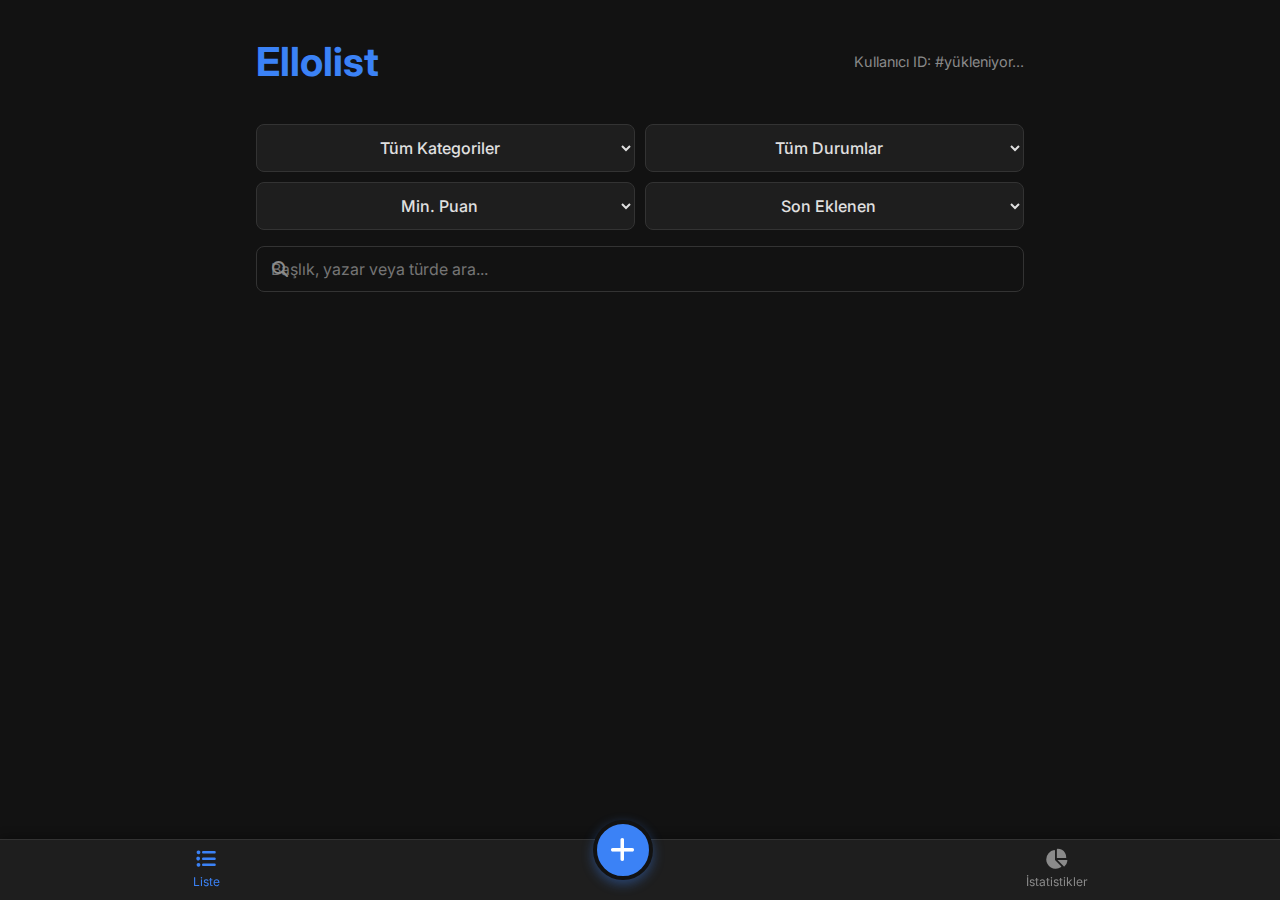
<file: index.html>
<!DOCTYPE html>
<html lang="tr">
<head>
    <meta charset="UTF-8">
    <meta name="viewport" content="width=device-width, initial-scale=1.0">
    <title>Ellolist - Ana Liste</title>
    
    <!-- İkonlar ve Fontlar -->
    <link rel="stylesheet" href="https://cdnjs.cloudflare.com/ajax/libs/font-awesome/6.5.1/css/all.min.css">
    <link rel="preconnect" href="https://fonts.googleapis.com">
    <link rel="preconnect" href="https://fonts.gstatic.com" crossorigin>
    <link href="https://fonts.googleapis.com/css2?family=Inter:wght@400;500;700&display=swap" rel="stylesheet">

    <!-- Paylaşılan Stiller (Mavi Tema) -->
    <link rel="stylesheet" href="style.css">
</head>
<body>

    <!-- ======================= -->
    <!-- ===== EKRAN 1: LİSTE ==== -->
    <!-- ======================= -->
    <div class="container">
        <header>
            <h1>Ellolist</h1>
            <span id="userIdDisplay">Kullanıcı ID: #yükleniyor...</span>
        </header>
        
        <div class="filter-container">
            <select id="filterKategori" class="filter-select">
                <option value="all">Tüm Kategoriler</option>
                <!-- JS ile doldurulacak -->
            </select>
            <select id="filterDurum" class="filter-select">
                <option value="all">Tüm Durumlar</option>
                <!-- JS ile doldurulacak -->
            </select>
            <select id="filterPuan" class="filter-select">
                <option value="all">Min. Puan</option>
                <option value="1">1+ Puan</option>
                <option value="2">2+ Puan</option>
                <option value="3">3+ Puan</option>
                <option value="4">4+ Puan</option>
                <option value="5">5 Puan</option>
            </select>
            <select id="filterSiralama" class="filter-select">
                <option value="tarih-desc">Son Eklenen</option>
                <option value="baslik-asc">Sıralama (A-Z)</option>
                <option value="baslik-desc">Sıralama (Z-A)</option>
                <option value="puan-desc">Puan (Yüksek-Düşük)</option>
                <option value="puan-asc">Puan (Düşük-Yüksek)</option>
            </select>
        </div>
        
        <div class="search-bar">
            <input type="text" id="searchBar" placeholder="Başlık, yazar veya türde ara...">
            <i class="fas fa-search"></i>
        </div>
        
        <div class="media-list" id="mediaListContainer">
            <!-- JS render alanı -->
        </div>
        
        <div class="empty-state" id="emptyState" style="display: none;">
            <div class="spinner"></div>
            <h3>Henüz listenizde bir şey yok!</h3>
            <p>Başlamak için '+' düğmesine basın.</p>
        </div>
    </div>

    <!-- ======================= -->
    <!-- ===== ALT NAVİGASYON ==== -->
    <!-- ======================= -->
    <nav class="bottom-nav">
        <!-- Bu sayfada olduğumuz için 'active' class'ı burada -->
        <a href="index.html" class="nav-item active">
            <i class="fas fa-list-ul"></i>
            <span>Liste</span>
        </a>
        <a href="form.html" class="nav-item nav-add">
            <i class="fas fa-plus"></i>
        </a>
        <a href="stats.html" class="nav-item">
            <i class="fas fa-chart-pie"></i>
            <span>İstatistikler</span>
        </a>
    </nav>

    <!-- Paylaşılan JavaScript -->
    <script src="app.js"></script>
</body>
</html>
</file>
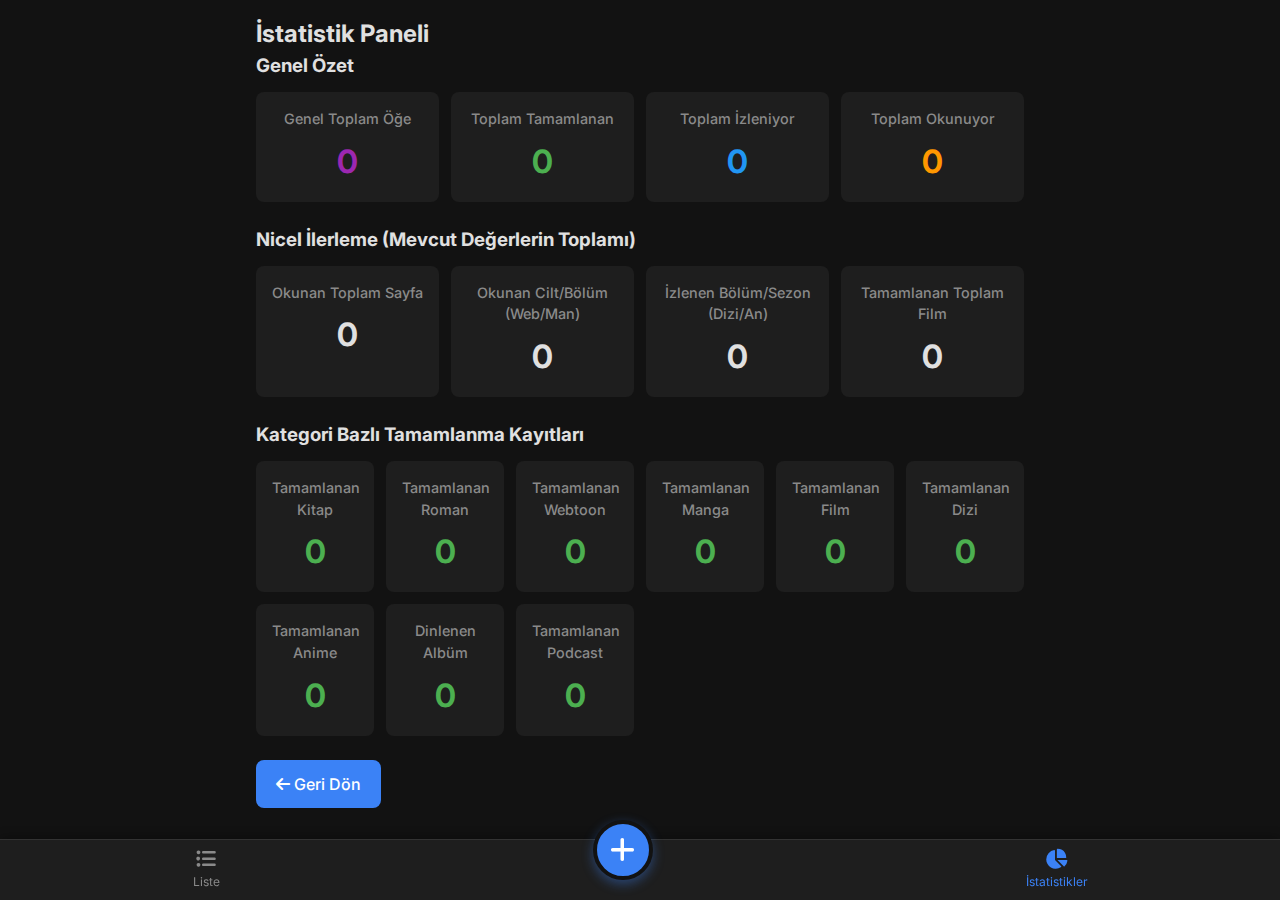
<file: stats.html>
<!DOCTYPE html>
<html lang="tr">
<head>
    <meta charset="UTF-8">
    <meta name="viewport" content="width=device-width, initial-scale=1.0">
    <title>Ellolist - İstatistikler</title>
    
    <!-- İkonlar ve Fontlar -->
    <!-- DÜZELTME: 'https.cdnjs...' -> 'https://cdnjs...' olarak düzeltildi -->
    <link rel="stylesheet" href="https://cdnjs.cloudflare.com/ajax/libs/font-awesome/6.5.1/css/all.min.css">
    <link rel="preconnect" href="https://fonts.googleapis.com">
    <link rel="preconnect" href="https://fonts.gstatic.com" crossorigin>
    <link href="https://fonts.googleapis.com/css2?family=Inter:wght@400;500;700&display=swap" rel="stylesheet">

    <!-- Paylaşılan Stiller -->
    <link rel="stylesheet" href="style.css">
</head>
<body>

    <!-- İstatistik İçeriği -->
    <div class="container">
        <h2>İstatistik Paneli</h2>
            
        <!-- Genel Özet -->
        <div class="stats-section">
            <h3>Genel Özet</h3>
            <div class="stats-grid grid-4">
                <div class="stat-card accent-purple"> <!-- Bu mavi olacak -->
                    <h4>Genel Toplam Öğe</h4>
                    <span id="statGenelToplam">0</span>
                </div>
                <div class="stat-card accent-green">
                    <h4>Toplam Tamamlanan</h4>
                    <span id="statToplamTamamlanan">0</span>
                </div>
                <div class="stat-card accent-blue">
                    <h4>Toplam İzleniyor</h4>
                    <span id="statToplamIzleniyor">0</span>
                </div>
                <div class="stat-card accent-orange">
                    <h4>Toplam Okunuyor</h4>
                    <span id="statToplamOkunuyor">0</span>
                </div>
            </div>
        </div>
        
        <!-- Nicel İlerleme -->
        <div class="stats-section">
            <h3>Nicel İlerleme (Mevcut Değerlerin Toplamı)</h3>
            <div class="stats-grid grid-4">
                <div class="stat-card">
                    <h4>Okunan Toplam Sayfa</h4>
                    <span id="statToplamSayfa">0</span>
                </div>
                <div class="stat-card">
                    <h4>Okunan Cilt/Bölüm (Web/Man)</h4>
                    <span id="statToplamWebMan">0</span>
                </div>
                <div class="stat-card">
                    <h4>İzlenen Bölüm/Sezon (Dizi/An)</h4>
                    <span id="statToplamDiziAnime">0</span>
                </div>
                <div class="stat-card">
                    <h4>Tamamlanan Toplam Film</h4>
                    <span id="statToplamFilm">0</span>
                </div>
            </div>
        </div>
        
        <!-- Kategori Bazlı Tamamlanma -->
        <div class="stats-section">
            <h3>Kategori Bazlı Tamamlanma Kayıtları</h3>
            <div class="stats-grid grid-3">
                <div class="stat-card accent-green"><h4>Tamamlanan Kitap</h4><span id="statCompKitap">0</span></div>
                <div class="stat-card accent-green"><h4>Tamamlanan Roman</h4><span id="statCompRoman">0</span></div>
                <div class="stat-card accent-green"><h4>Tamamlanan Webtoon</h4><span id="statCompWebtoon">0</span></div>
                <div class="stat-card accent-green"><h4>Tamamlanan Manga</h4><span id="statCompManga">0</span></div>
                <div class="stat-card accent-green"><h4>Tamamlanan Film</h4><span id="statCompFilm">0</span></div>
                <div class="stat-card accent-green"><h4>Tamamlanan Dizi</h4><span id="statCompDizi">0</span></div>
                <div class="stat-card accent-green"><h4>Tamamlanan Anime</h4><span id="statCompAnime">0</span></div>
                <div class="stat-card accent-green"><h4>Dinlenen Albüm</h4><span id="statCompMuzik">0</span></div>
                <div class="stat-card accent-green"><h4>Tamamlanan Podcast</h4><span id="statCompPodcast">0</span></div>
            </div>
        </div>

        <!-- Geri Dön Linki -->
        <a href="index.html" class="btn" id="navBackFromStats"><i class="fas fa-arrow-left"></i> Geri Dön</a>
    </div>

    <!-- Alt Navigasyon -->
    <nav class="bottom-nav">
        <a href="index.html" class="nav-item">
            <i class="fas fa-list-ul"></i>
            <span>Liste</span>
        </a>
        <a href="form.html" class="nav-item nav-add">
            <i class="fas fa-plus"></i>
        </a>
        <!-- 'active' sınıfı bu sayfanın aktif olduğunu belirtir -->
        <a href="stats.html" class="nav-item active">
            <i class="fas fa-chart-pie"></i>
            <span>İstatistikler</span>
        </a>
    </nav>
    
    <!-- Paylaşılan JavaScript -->
    <script src="app.js"></script>
</body>
</html>
</file>
<file: style.css>
/* --- 1. Global & Tema --- */
:root {
    --primary-color: #3B82F6;
    --primary-variant: #2563EB;
    --background-color: #121212;
    --surface-color: #1E1E1E;
    --on-surface-color: #E0E0E0;
    --on-surface-muted: #8A8A8A;
    --error-color: #CF6679;
    --success-color: #4CAF50;
    --warning-color: #FFC107;
    --blue-accent: #2196F3;
    --orange-accent: #FF9800;
}

* {
    margin: 0;
    padding: 0;
    box-sizing: border-box;
}

html {
    scroll-behavior: smooth;
}

body {
    font-family: 'Inter', -apple-system, BlinkMacSystemFont, "Segoe UI", Roboto, Helvetica, Arial, sans-serif;
    background-color: var(--background-color);
    color: var(--on-surface-color);
    font-size: 16px;
    line-height: 1.5;
}

.container {
    max-width: 800px;
    margin: 0 auto;
    padding: 16px;
    padding-bottom: 90px;
}

/* --- 2. Alt Navigasyon (Firebase'siz) --- */
.bottom-nav {
    position: fixed;
    bottom: 0;
    left: 0;
    right: 0;
    background-color: var(--surface-color);
    display: flex;
    justify-content: space-around; /* 3 öğeyi eşit dağıt */
    align-items: center;
    border-top: 1px solid #333;
    box-shadow: 0 -2px 10px rgba(0, 0, 0, 0.3);
    z-index: 1000;
}

.bottom-nav .nav-item {
    background: none;
    border: none;
    color: var(--on-surface-muted);
    display: flex;
    flex-direction: column;
    align-items: center;
    padding: 8px 12px;
    font-size: 12px;
    cursor: pointer;
    transition: color 0.2s ease;
    text-decoration: none;
    /* flex-grow kaldırıldı, space-around halledecek */
}

.bottom-nav .nav-item i {
    font-size: 20px;
    margin-bottom: 4px;
}

.bottom-nav .nav-item:hover,
.bottom-nav .nav-item.active {
    color: var(--primary-color);
}

.bottom-nav .nav-add {
    background-color: var(--primary-color);
    color: #FFF;
    width: 60px;
    height: 60px;
    border-radius: 50%;
    display: flex;
    justify-content: center;
    align-items: center;
    transform: translateY(-20px);
    border: 4px solid var(--background-color);
    box-shadow: 0 4px 12px rgba(59, 130, 246, 0.4);
}

.bottom-nav .nav-add i {
    font-size: 28px;
    margin: 0;
}

.bottom-nav .nav-add:hover {
    background-color: var(--primary-variant);
}


/* --- 3. Ana Liste Ekranı --- */
/* HEADER GÜNCELLENDİ (Çıkış Butonu için) */
header {
    padding: 16px 0;
    display: flex;
    justify-content: space-between;
    align-items: center;
    gap: 16px;
}

header h1 {
    color: var(--primary-color);
    font-weight: 700;
    font-size: 2.5rem;
    flex-grow: 1; /* Hızla büyü */
}

header #userIdDisplay {
    color: var(--on-surface-muted);
    font-size: 0.9rem;
    flex-shrink: 0; /* Küçülme */
    text-align: right;
}

.filter-container {
    display: grid;
    grid-template-columns: repeat(2, 1fr);
    gap: 10px;
    margin: 16px 0;
}

/* DÜZELTME: Arama Çubuğu (Flexbox ile) - Bu senin kodun, zaten doğruydu */
.search-bar {
    position: relative;
    display: flex; /* Flex container */
    align-items: center; /* Dikey ortala */
    width: 100%;
    margin-bottom: 20px;
}

.search-bar input {
    width: 100%;
    padding: 12px 16px 12px 48px; /* Sol padding ikon için geniş yer bırakır */
    border-radius: 8px;
    background-color: var(--surface-color);
    border: 1px solid #333;
    color: var(--on-surface-color);
    font-size: 1rem;
    flex-grow: 1; /* Kapsayıcıyı doldur */
}

.search-bar i {
    position: absolute; /* Kapsayıcıya göre konumlanır */
    left: 16px; /* Soldan boşluk */
    top: 50%;
    transform: translateY(-50%);
    color: var(--on-surface-muted);
    z-index: 10; /* Yazının önünde */
}


.media-list {
    margin-top: 16px;
}

.media-card {
    background-color: var(--surface-color);
    border-radius: 12px;
    margin-bottom: 16px;
    padding: 16px;
    display: flex;
    gap: 16px;
    box-shadow: 0 4px 6px rgba(0, 0, 0, 0.1);
    cursor: pointer;
    transition: transform 0.2s ease, box-shadow 0.2s ease;
}

.media-card:hover {
    transform: translateY(-2px);
    box-shadow: 0 6px 10px rgba(0, 0, 0, 0.2);
}

.media-card .thumbnail {
    width: 80px;
    height: 110px;
    flex-shrink: 0;
    border-radius: 8px;
    background-color: #333;
    overflow: hidden;
    display: flex;
    align-items: center;
    justify-content: center;
}

.media-card .thumbnail img {
    width: 100%;
    height: 100%;
    object-fit: cover;
}

.media-card .thumbnail .placeholder-icon {
    font-size: 32px;
    color: var(--on-surface-muted);
}

.media-card .card-content {
    flex-grow: 1;
    display: flex;
    flex-direction: column;
    gap: 8px;
    overflow: hidden; 
}

/* style.css içindeki eksik CSS eklendi (Senin kodunda vardı) */
.card-header {
    display: flex;
    justify-content: space-between;
    align-items: flex-start;
    gap: 8px;
}

.card-header h3 {
    font-size: 1.15rem;
    font-weight: 700;
    white-space: nowrap;
    overflow: hidden;
    text-overflow: ellipsis;
    /* max-width: 200px; */ /* Ekran küçüldükçe sorun yaratabilir, flex halleder */
    flex-grow: 1;
}

.status-badge {
    background-color: var(--blue-accent);
    color: #FFF;
    padding: 4px 8px;
    border-radius: 16px;
    font-size: 0.7rem;
    font-weight: 500;
    flex-shrink: 0; /* Küçülmesin */
}

.status-badge[data-status="Tamamlandı"] { background-color: var(--success-color); }
.status-badge[data-status="Bırakıldı"] { background-color: var(--error-color); }
.status-badge[data-status="Beklemede"] { background-color: var(--orange-accent); }
.status-badge[data-status="Planlandı"] { background-color: #555; }
/* Diğer durumlar varsayılan mavi (İzleniyor, Okunuyor) */

.card-meta {
    display: flex;
    justify-content: space-between;
    align-items: center;
    font-size: 0.9rem;
    color: var(--on-surface-muted);
}

.card-author {
    white-space: nowrap;
    overflow: hidden;
    text-overflow: ellipsis;
    /* max-width: 150px; */ /* Esnek bırak */
    padding-right: 10px;
}

.card-rating {
    display: flex;
    align-items: center;
    gap: 4px;
    flex-shrink: 0;
}
.card-rating .fa-star {
    color: var(--warning-color);
}
.card-rating .far-star {
    color: var(--on-surface-muted);
}

.progress-info {
    font-size: 0.8rem;
    color: var(--on-surface-muted);
}

.progress-bar-container {
    width: 100%;
    height: 6px;
    background-color: #333;
    border-radius: 3px;
    overflow: hidden;
    margin-top: 4px;
}

.progress-bar {
    height: 100%;
    background-color: var(--primary-color);
    border-radius: 3px;
}

.empty-state {
    text-align: center;
    padding: 40px 20px;
    color: var(--on-surface-muted);
}

.empty-state h3 {
    color: var(--on-surface-color);
    margin-top: 16px;
    margin-bottom: 8px;
}


/* --- 4. Form Ekranı (form.html) --- */
.form-header {
    display: flex;
    justify-content: space-between;
    align-items: center;
    margin-bottom: 24px;
}

.form-section {
    background-color: var(--surface-color);
    border-radius: 12px;
    padding: 16px;
    margin-bottom: 16px;
}

.form-section h3 {
    color: var(--primary-color);
    margin-bottom: 16px;
    font-size: 1.1rem;
    border-bottom: 1px solid #333;
    padding-bottom: 8px;
}
.form-section h3 i {
    margin-right: 8px;
}

.form-group {
    margin-bottom: 16px;
}

.form-group label {
    display: block;
    margin-bottom: 6px;
    font-size: 0.9rem;
    font-weight: 500;
}

.label-with-button {
    display: flex;
    justify-content: space-between;
    align-items: center;
}

.form-group-row {
    display: grid;
    grid-template-columns: repeat(auto-fit, minmax(100px, 1fr));
    gap: 12px;
}

input[type="text"],
input[type="number"],
input[type="url"],
input[type="date"],
textarea,
select {
    width: 100%;
    padding: 12px 14px;
    border-radius: 8px;
    background-color: var(--background-color);
    border: 1px solid #333;
    color: var(--on-surface-color);
    font-size: 1rem;
    font-family: 'Inter', sans-serif;
}

textarea {
    resize: vertical;
}

input:focus, textarea:focus, select:focus {
    outline: none;
    border-color: var(--primary-color);
}

.star-rating {
    display: flex;
    gap: 8px;
}

.star-rating .star {
    font-size: 24px;
    color: var(--on-surface-muted);
    cursor: pointer;
    transition: color 0.2s ease;
}
.star-rating .star:hover,
.star-rating .star.filled {
    color: var(--warning-color);
}

.thumbnail-preview {
    width: 120px;
    height: 160px;
    background-color: var(--background-color);
    border: 2px dashed #333;
    border-radius: 8px;
    margin-top: 12px;
    display: flex;
    align-items: center;
    justify-content: center;
    overflow: hidden;
    color: var(--on-surface-muted);
}
.thumbnail-preview img {
    width: 100%;
    height: 100%;
    object-fit: cover;
}

.form-buttons {
    display: grid;
    grid-template-columns: 1fr 1fr;
    gap: 12px;
}

/* Kaydet butonu varsayılan (yeni öğe) olarak tam genişlik */
.btn-save {
    grid-column: 1 / -1;
}
.btn-delete {
    /* Varsayılan olarak gizli (JS ile gösterilir) */
}
.btn-cancel {
    grid-column: 1 / -1; /* Sil butonu yokken tam genişlik */
}

/* Düzenleme modunda (sil butonu varken) */
.form-buttons.edit-mode .btn-save {
    grid-column: 1 / -1; /* Kaydet hala tam genişlik */
}
.form-buttons.edit-mode .btn-delete {
    grid-column: 1 / span 1; /* Sil solda */
}
.form-buttons.edit-mode .btn-cancel {
    grid-column: 2 / span 1; /* İptal sağda */
}


/* --- 5. İstatistik Ekranı (stats.html) --- */
.stats-section {
    margin-bottom: 24px;
}
.stats-section h3 {
    margin-bottom: 12px;
    color: var(--on-surface-color);
}

.stats-grid {
    display: grid;
    gap: 12px;
}
.grid-3 { grid-template-columns: repeat(auto-fit, minmax(100px, 1fr)); }
.grid-4 { grid-template-columns: repeat(auto-fit, minmax(150px, 1fr)); }

@media (max-width: 480px) {
    .grid-4 { grid-template-columns: repeat(2, 1fr); }
}

.stat-card {
    background-color: var(--surface-color);
    border-radius: 8px;
    padding: 16px;
    text-align: center;
}
.stat-card h4 {
    font-size: 0.9rem;
    color: var(--on-surface-muted);
    font-weight: 500;
    margin-bottom: 8px;
}
.stat-card span {
    font-size: 2rem;
    font-weight: 700;
    color: var(--on-surface-color);
}

.stat-card.accent-green span { color: var(--success-color); }
.stat-card.accent-purple span { color: #9C27B0; }
.stat-card.accent-blue span { color: var(--blue-accent); }
.stat-card.accent-orange span { color: var(--orange-accent); }

/* --- 6. Auth Ekranı (auth.html) --- */
.auth-body {
    display: flex;
    align-items: center;
    justify-content: center;
    min-height: 100vh;
}

.auth-container {
    text-align: center;
}

.auth-title {
    color: var(--primary-color);
    font-size: 2.2rem;
    font-weight: 700;
    margin-bottom: 8px;
}
.auth-subtitle {
    font-size: 1.1rem;
    color: var(--on-surface-muted);
    margin-bottom: 32px;
}
#authMessage p {
    font-size: 1rem;
    color: var(--on-surface-color);
}
#authMessage .auth-note {
    font-size: 0.9rem;
    color: var(--on-surface-muted);
    margin-top: 12px;
}
.spinner-auth {
    width: 40px;
    height: 40px;
    border: 4px solid #444;
    border-top-color: var(--primary-color);
    border-radius: 50%;
    animation: spin 1s linear infinite;
    margin: 0 auto 16px auto;
}

/* --- 7. Yardımcı Sınıflar & Butonlar --- */
.btn, .btn-link, .filter-select, .btn-thumbnail, .btn-ai, .btn-logout {
    display: inline-block;
    text-decoration: none;
    padding: 12px 20px;
    border: none;
    border-radius: 8px;
    font-size: 1rem;
    font-weight: 500;
    cursor: pointer;
    transition: all 0.2s ease;
    text-align: center;
}

.btn {
    background-color: var(--primary-color);
    color: #FFF;
}
.btn:hover { background-color: var(--primary-variant); }

.btn-save { background-color: var(--success-color); }
.btn-save:hover { background-color: #388E3C; }

.btn-delete { background-color: var(--error-color); }
.btn-delete:hover { background-color: #B00020; }

.btn-cancel { background-color: #444; color: var(--on-surface-color); }
.btn-cancel:hover { background-color: #555; }

.btn-link {
    background: none;
    color: var(--primary-color);
    padding: 0;
}
.btn-link i { margin-right: 6px; }

.btn-thumbnail {
    background-color: var(--surface-color);
    color: var(--on-surface-color);
    border: 1px solid #333;
    width: 100%;
}

.btn-ai {
    background: linear-gradient(90deg, #673AB7, #E91E63);
    color: #FFF;
    padding: 6px 10px;
    font-size: 0.8rem;
}
.btn-ai:disabled {
    opacity: 0.7;
}

.filter-select {
    background-color: var(--surface-color);
    color: var(--on-surface-color);
    border: 1px solid #333;
    width: 100%;
}

/* ÇIKIŞ BUTONU STİLİ EKLENDİ */
.btn-logout {
    background: none;
    color: var(--on-surface-muted);
    font-size: 22px;
    padding: 8px;
    border-radius: 50%;
    width: 40px;
    height: 40px;
    line-height: 1;
}
.btn-logout:hover {
    color: var(--error-color);
    background-color: var(--surface-color);
}


/* Spinner (auth.html'den alındı) */
.spinner {
    width: 50px;
    height: 50px;
    border: 5px solid #555;
    border-top-color: var(--primary-color);
    border-radius: 50%;
    animation: spin 1s linear infinite;
    margin: 0 auto 16px auto;
}

@keyframes spin {
    to { transform: rotate(360deg); }
    }
</file>
